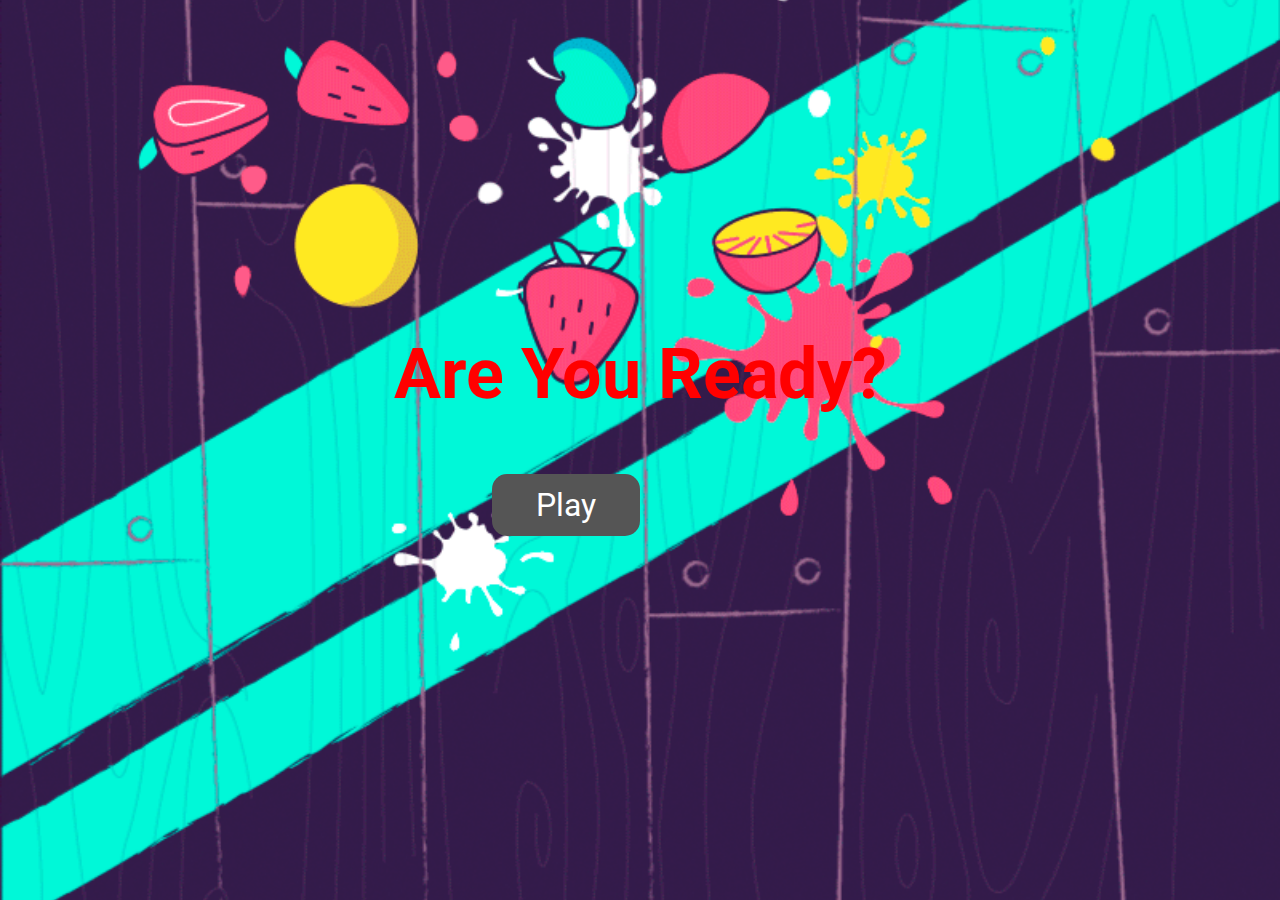
<file: index.html>
<!DOCTYPE html>
<html lang="en">
<head>
    <meta charset="utf-8">
    <meta name="viewport" content="width=device-width, initial-scale=1.0">
    <title> Fruit Slice Game </title>
    <link rel="stylesheet" type="text/css" href="css/style.css">
</head>

<body>
  
<section id="section-1" class="section-1" >
       
<div id="start-container" class="start-container"> 
    
<div id="home" class="flex-column  flex-center">
        <h1> Are You Ready?</h1>
        <a href="./fruit.html" id="play" class="btn">Play</a>  
<!--        <a href="/highscore.html" id="high-score" class="btn1"> High Score<img src="https://img.icons8.com/doodle/48/000000/trophy--v1.png"/></a>   -->
</div> 
</div>
    </section>  
</body>
</html>
</file>
<file: css/style.css>
@import url('https://fonts.googleapis.com/css2?family=Roboto:wght@300&display=swap');
:root{
    background-image:url(..//images/background.gif);
    background-position: center;
    background-repeat: no-repeat;
    background-attachment: fixed;
    background-size: cover;
}

*{
    margin:0;
    padding: 0;
    box-sizing: border-box;
}
html{
    font-family:'Roboto', sans-serif;
    font-size:20px;
}
h1{
    font-size:70px;
    color:red;
    margin-bottom: 90px;
}
.start-container{
    width: 100vw;
    height:100vh;
    display: flex;
    justify-content: center;
    align-items: center;
    max-width: 80rem;
    margin:0 auto;
    padding: 2rem;
    
}
.flex-column{
    display: flex;
    flex-direction: column;   
}
.flex-center{
    justify-content: center;
    align-items: center;
}
/*
.justify-center{
    justify-content: center;
}
.text-center{
    text-align: center;
}
.hidden{
    display: none;
}*/
.btn{
transform: translate(-50%, -50%);
-ms-transform: translate(-50%, -50%);
background-color: #555;
color: white;
font-size: 16px;
padding: 12px 44px;
border: none;
cursor: pointer;
border-radius: 15px;
text-decoration: none;
font-size:32px;
}
.btn1{
transform: translate(-50%, -50%);
-ms-transform: translate(-50%, -50%);
background-color:#555;
color: white;
font-size: 16px;
padding: 12px 44px;
border: none;
cursor: pointer;
border-radius: 15px;
text-decoration: none;
font-size:32px;
margin-top: 20px;
margin-left: 150px;

}
/* button hover is not working  write and check the code later- this is the place to write that code*/
#high-score:hover{
    box-shadow:0.04rem 1.4rem 0 rgba(255,255,0,0.5);
}
</file>
